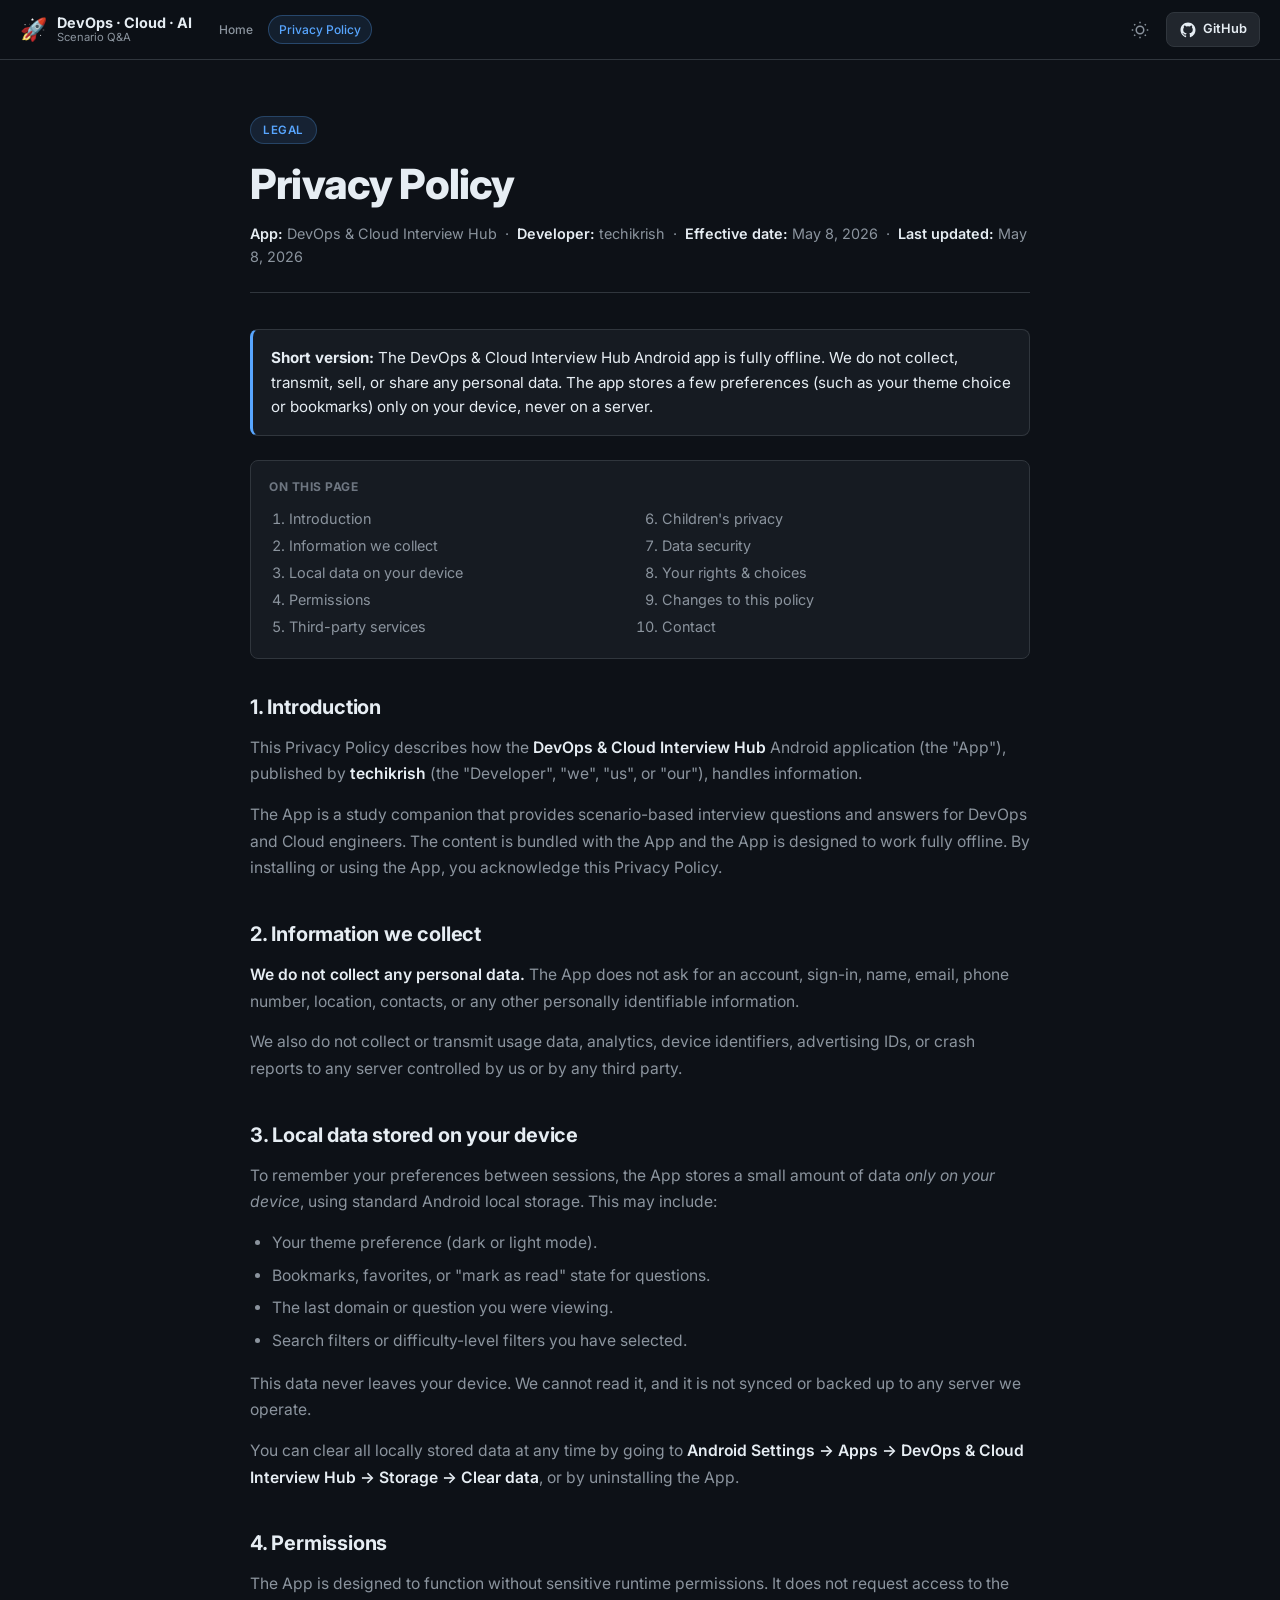
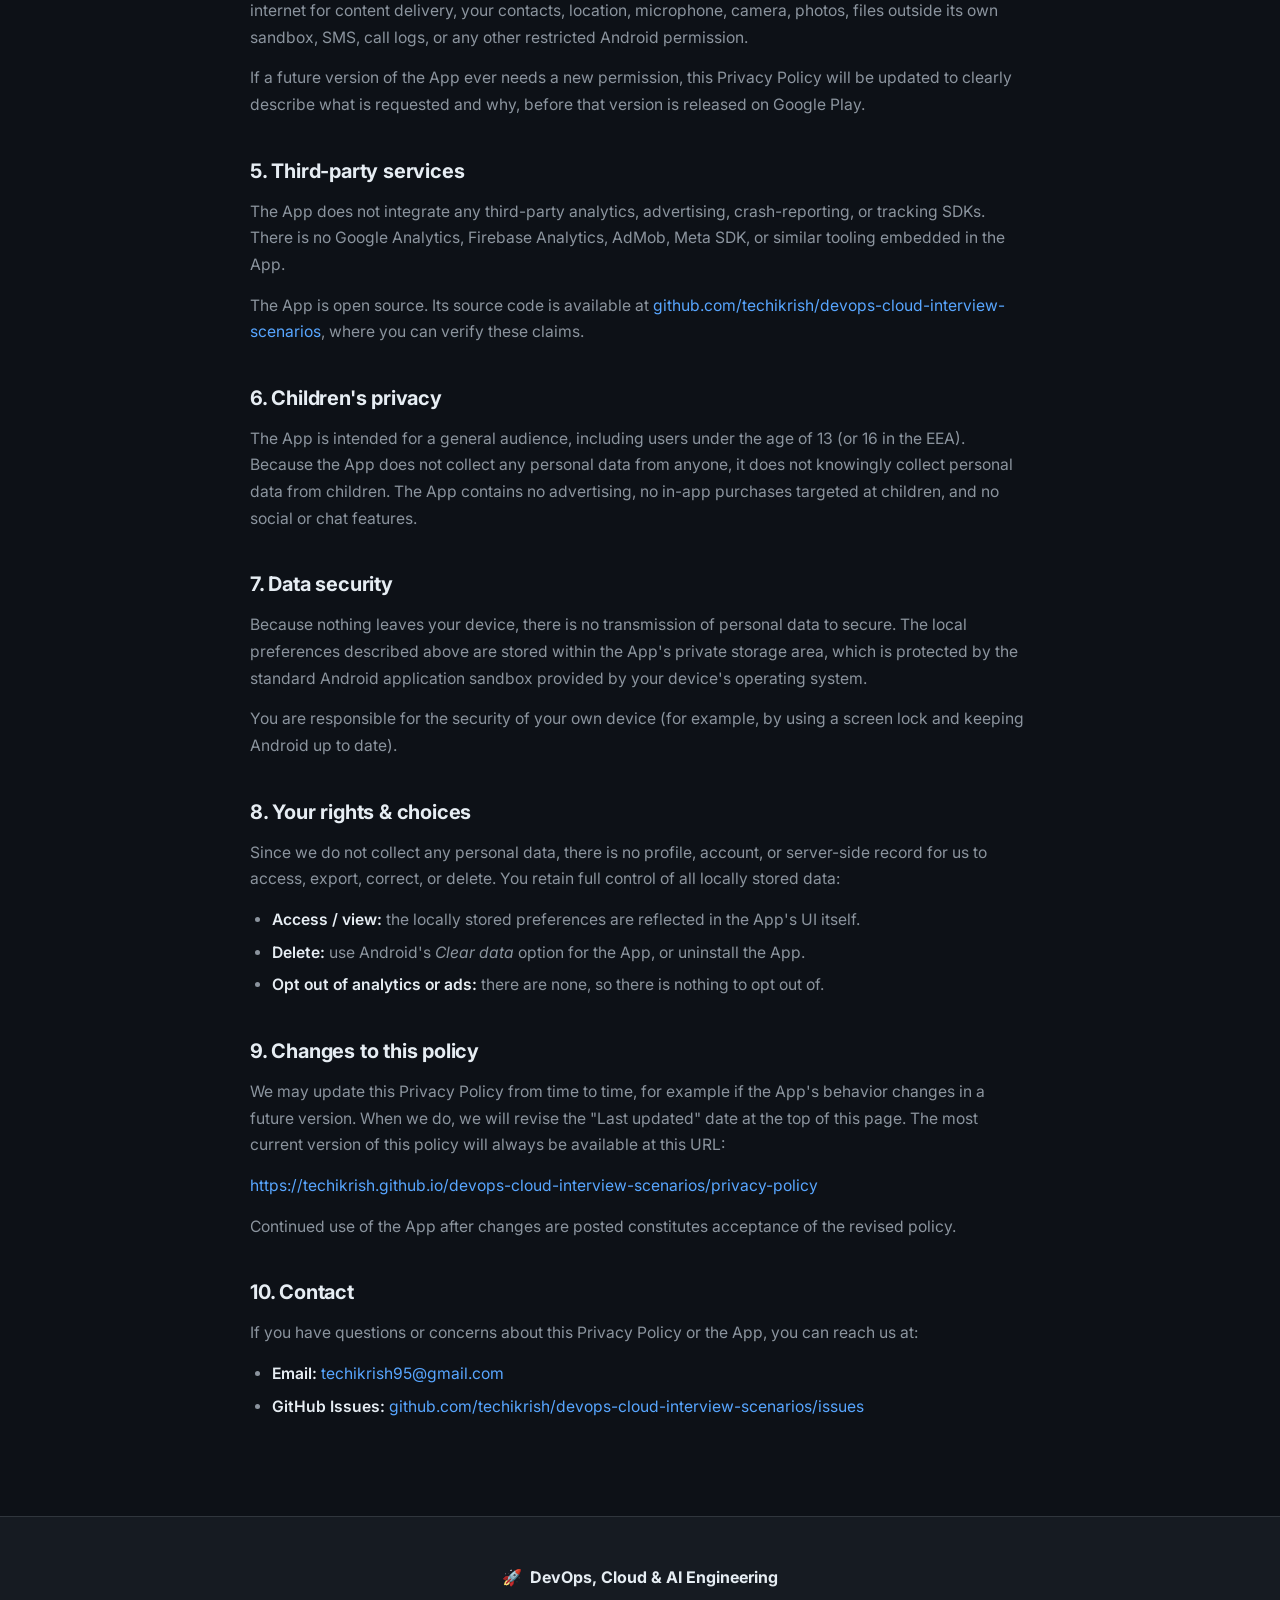
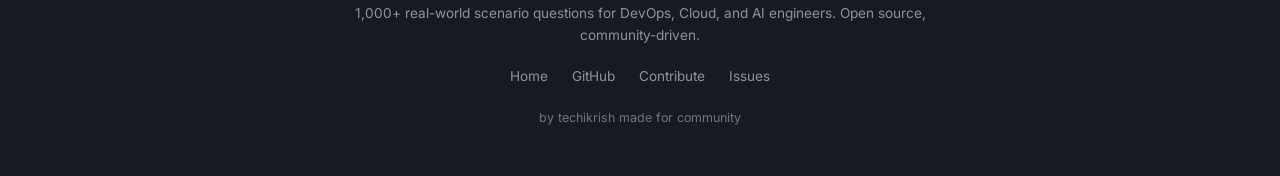
<file: docs/privacy-policy/index.html>
<!DOCTYPE html>
<html lang="en" data-theme="dark">
<head>
  <meta charset="UTF-8" />
  <meta name="viewport" content="width=device-width, initial-scale=1.0" />
  <title>Privacy Policy — DevOps & Cloud Interview Hub</title>
  <meta name="description" content="Privacy Policy for the DevOps & Cloud Interview Hub Android app — a fully offline app that does not collect, transmit, or share any personal data." />
  <meta name="robots" content="index,follow" />
  <link rel="canonical" href="https://techikrish.github.io/devops-cloud-interview-scenarios/privacy-policy/" />
  <link rel="preconnect" href="https://fonts.googleapis.com" />
  <link rel="preconnect" href="https://fonts.gstatic.com" crossorigin />
  <link href="https://fonts.googleapis.com/css2?family=Inter:wght@300;400;500;600;700;800&family=JetBrains+Mono:wght@400;500&display=swap" rel="stylesheet" />
  <link rel="stylesheet" href="../style.css" />
  <style>
    .policy-wrap {
      max-width: 820px;
      margin: 0 auto;
      padding: 56px 20px 80px;
    }
    .policy-eyebrow {
      display: inline-block;
      margin-bottom: 16px;
      padding: 4px 12px;
      border-radius: 99px;
      font-size: .72rem;
      font-weight: 600;
      background: rgba(88,166,255,.12);
      border: 1px solid rgba(88,166,255,.25);
      color: var(--accent);
      letter-spacing: .5px;
      text-transform: uppercase;
    }
    .policy-title {
      font-size: clamp(1.8rem, 4vw, 2.6rem);
      font-weight: 800;
      line-height: 1.2;
      letter-spacing: -.02em;
      margin-bottom: 12px;
    }
    .policy-meta {
      color: var(--text2);
      font-size: .9rem;
      margin-bottom: 36px;
      padding-bottom: 24px;
      border-bottom: 1px solid var(--border);
    }
    .policy-meta strong { color: var(--text); font-weight: 600; }
    .policy-article h2 {
      font-size: 1.25rem;
      font-weight: 700;
      margin-top: 36px;
      margin-bottom: 12px;
      color: var(--text);
      letter-spacing: -.01em;
    }
    .policy-article h2:first-child { margin-top: 0; }
    .policy-article p,
    .policy-article li {
      color: var(--text2);
      font-size: .98rem;
      line-height: 1.7;
    }
    .policy-article p { margin-bottom: 14px; }
    .policy-article ul {
      margin: 0 0 16px 22px;
      padding: 0;
    }
    .policy-article li { margin-bottom: 6px; }
    .policy-article strong { color: var(--text); font-weight: 600; }
    .policy-article a { color: var(--accent); }
    .policy-callout {
      background: var(--bg2);
      border: 1px solid var(--border);
      border-left: 3px solid var(--accent);
      border-radius: var(--radius-sm);
      padding: 16px 18px;
      margin: 18px 0 24px;
      color: var(--text);
      font-size: .95rem;
    }
    .policy-callout strong { color: var(--text); }
    .policy-toc {
      background: var(--bg2);
      border: 1px solid var(--border);
      border-radius: var(--radius-sm);
      padding: 16px 18px;
      margin-bottom: 32px;
    }
    .policy-toc-title {
      font-size: .75rem;
      font-weight: 700;
      text-transform: uppercase;
      letter-spacing: .5px;
      color: var(--text3);
      margin-bottom: 10px;
    }
    .policy-toc ol {
      margin: 0;
      padding-left: 20px;
      color: var(--text2);
      font-size: .9rem;
      columns: 2;
      column-gap: 24px;
    }
    .policy-toc li { margin-bottom: 4px; break-inside: avoid; }
    .policy-toc a { color: var(--text2); }
    .policy-toc a:hover { color: var(--accent); }
    @media (max-width: 600px) {
      .policy-toc ol { columns: 1; }
      .policy-wrap { padding: 32px 16px 60px; }
    }
  </style>
</head>
<body>

  <!-- ── HEADER ── -->
  <header class="site-header" id="site-header">
    <div class="header-inner">
      <a href="../" class="brand" style="text-decoration:none;color:inherit;">
        <span class="brand-icon">🚀</span>
        <div class="brand-text">
          <span class="brand-title">DevOps · Cloud · AI</span>
          <span class="brand-sub">Scenario Q&amp;A</span>
        </div>
      </a>

      <nav class="nav-domains" aria-label="Page navigation">
        <a class="nav-chip" href="../">Home</a>
        <a class="nav-chip active" href="./">Privacy Policy</a>
      </nav>

      <div class="header-actions">
        <button class="btn-icon" id="theme-toggle" aria-label="Toggle theme" title="Toggle dark/light mode">
          <svg class="icon-sun" width="18" height="18" viewBox="0 0 24 24" fill="none" stroke="currentColor" stroke-width="2"><circle cx="12" cy="12" r="5"/><path d="M12 1v2M12 21v2M4.22 4.22l1.42 1.42M18.36 18.36l1.42 1.42M1 12h2M21 12h2M4.22 19.78l1.42-1.42M18.36 5.64l1.42-1.42"/></svg>
          <svg class="icon-moon" width="18" height="18" viewBox="0 0 24 24" fill="none" stroke="currentColor" stroke-width="2"><path d="M21 12.79A9 9 0 1 1 11.21 3 7 7 0 0 0 21 12.79z"/></svg>
        </button>
        <a class="btn-github" href="https://github.com/techikrish/devops-cloud-interview-scenarios" target="_blank" rel="noopener" aria-label="View on GitHub">
          <svg width="18" height="18" viewBox="0 0 24 24" fill="currentColor"><path d="M12 2C6.477 2 2 6.484 2 12.017c0 4.425 2.865 8.18 6.839 9.504.5.092.682-.217.682-.483 0-.237-.008-.868-.013-1.703-2.782.605-3.369-1.343-3.369-1.343-.454-1.158-1.11-1.466-1.11-1.466-.908-.62.069-.608.069-.608 1.003.07 1.531 1.032 1.531 1.032.892 1.53 2.341 1.088 2.91.832.092-.647.35-1.088.636-1.338-2.22-.253-4.555-1.113-4.555-4.951 0-1.093.39-1.988 1.029-2.688-.103-.253-.446-1.272.098-2.65 0 0 .84-.27 2.75 1.026A9.564 9.564 0 0 1 12 6.844a9.59 9.59 0 0 1 2.504.337c1.909-1.296 2.747-1.027 2.747-1.027.546 1.379.202 2.398.1 2.651.64.7 1.028 1.595 1.028 2.688 0 3.848-2.339 4.695-4.566 4.943.359.309.678.92.678 1.855 0 1.338-.012 2.419-.012 2.747 0 .268.18.58.688.482A10.02 10.02 0 0 0 22 12.017C22 6.484 17.522 2 12 2z"/></svg>
          GitHub
        </a>
      </div>
    </div>
  </header>

  <main class="policy-wrap">
    <span class="policy-eyebrow">Legal</span>
    <h1 class="policy-title">Privacy Policy</h1>
    <p class="policy-meta">
      <strong>App:</strong> DevOps &amp; Cloud Interview Hub &nbsp;·&nbsp;
      <strong>Developer:</strong> techikrish &nbsp;·&nbsp;
      <strong>Effective date:</strong> May 8, 2026 &nbsp;·&nbsp;
      <strong>Last updated:</strong> May 8, 2026
    </p>

    <div class="policy-callout">
      <strong>Short version:</strong> The DevOps &amp; Cloud Interview Hub Android app is fully offline. We do not collect, transmit, sell, or share any personal data. The app stores a few preferences (such as your theme choice or bookmarks) only on your device, never on a server.
    </div>

    <nav class="policy-toc" aria-label="Table of contents">
      <div class="policy-toc-title">On this page</div>
      <ol>
        <li><a href="#introduction">Introduction</a></li>
        <li><a href="#information-we-collect">Information we collect</a></li>
        <li><a href="#local-data">Local data on your device</a></li>
        <li><a href="#permissions">Permissions</a></li>
        <li><a href="#third-party">Third-party services</a></li>
        <li><a href="#children">Children's privacy</a></li>
        <li><a href="#security">Data security</a></li>
        <li><a href="#your-rights">Your rights &amp; choices</a></li>
        <li><a href="#changes">Changes to this policy</a></li>
        <li><a href="#contact">Contact</a></li>
      </ol>
    </nav>

    <article class="policy-article">

      <h2 id="introduction">1. Introduction</h2>
      <p>
        This Privacy Policy describes how the <strong>DevOps &amp; Cloud Interview Hub</strong> Android application (the "App"), published by <strong>techikrish</strong> (the "Developer", "we", "us", or "our"), handles information.
      </p>
      <p>
        The App is a study companion that provides scenario-based interview questions and answers for DevOps and Cloud engineers. The content is bundled with the App and the App is designed to work fully offline. By installing or using the App, you acknowledge this Privacy Policy.
      </p>

      <h2 id="information-we-collect">2. Information we collect</h2>
      <p>
        <strong>We do not collect any personal data.</strong> The App does not ask for an account, sign-in, name, email, phone number, location, contacts, or any other personally identifiable information.
      </p>
      <p>
        We also do not collect or transmit usage data, analytics, device identifiers, advertising IDs, or crash reports to any server controlled by us or by any third party.
      </p>

      <h2 id="local-data">3. Local data stored on your device</h2>
      <p>
        To remember your preferences between sessions, the App stores a small amount of data <em>only on your device</em>, using standard Android local storage. This may include:
      </p>
      <ul>
        <li>Your theme preference (dark or light mode).</li>
        <li>Bookmarks, favorites, or "mark as read" state for questions.</li>
        <li>The last domain or question you were viewing.</li>
        <li>Search filters or difficulty-level filters you have selected.</li>
      </ul>
      <p>
        This data never leaves your device. We cannot read it, and it is not synced or backed up to any server we operate.
      </p>
      <p>
        You can clear all locally stored data at any time by going to <strong>Android Settings → Apps → DevOps &amp; Cloud Interview Hub → Storage → Clear data</strong>, or by uninstalling the App.
      </p>

      <h2 id="permissions">4. Permissions</h2>
      <p>
        The App is designed to function without sensitive runtime permissions. It does not request access to the internet for content delivery, your contacts, location, microphone, camera, photos, files outside its own sandbox, SMS, call logs, or any other restricted Android permission.
      </p>
      <p>
        If a future version of the App ever needs a new permission, this Privacy Policy will be updated to clearly describe what is requested and why, before that version is released on Google Play.
      </p>

      <h2 id="third-party">5. Third-party services</h2>
      <p>
        The App does not integrate any third-party analytics, advertising, crash-reporting, or tracking SDKs. There is no Google Analytics, Firebase Analytics, AdMob, Meta SDK, or similar tooling embedded in the App.
      </p>
      <p>
        The App is open source. Its source code is available at
        <a href="https://github.com/techikrish/devops-cloud-interview-scenarios" target="_blank" rel="noopener">github.com/techikrish/devops-cloud-interview-scenarios</a>, where you can verify these claims.
      </p>

      <h2 id="children">6. Children's privacy</h2>
      <p>
        The App is intended for a general audience, including users under the age of 13 (or 16 in the EEA). Because the App does not collect any personal data from anyone, it does not knowingly collect personal data from children. The App contains no advertising, no in-app purchases targeted at children, and no social or chat features.
      </p>

      <h2 id="security">7. Data security</h2>
      <p>
        Because nothing leaves your device, there is no transmission of personal data to secure. The local preferences described above are stored within the App's private storage area, which is protected by the standard Android application sandbox provided by your device's operating system.
      </p>
      <p>
        You are responsible for the security of your own device (for example, by using a screen lock and keeping Android up to date).
      </p>

      <h2 id="your-rights">8. Your rights &amp; choices</h2>
      <p>
        Since we do not collect any personal data, there is no profile, account, or server-side record for us to access, export, correct, or delete. You retain full control of all locally stored data:
      </p>
      <ul>
        <li><strong>Access / view:</strong> the locally stored preferences are reflected in the App's UI itself.</li>
        <li><strong>Delete:</strong> use Android's <em>Clear data</em> option for the App, or uninstall the App.</li>
        <li><strong>Opt out of analytics or ads:</strong> there are none, so there is nothing to opt out of.</li>
      </ul>

      <h2 id="changes">9. Changes to this policy</h2>
      <p>
        We may update this Privacy Policy from time to time, for example if the App's behavior changes in a future version. When we do, we will revise the "Last updated" date at the top of this page. The most current version of this policy will always be available at this URL:
      </p>
      <p>
        <a href="https://techikrish.github.io/devops-cloud-interview-scenarios/privacy-policy">https://techikrish.github.io/devops-cloud-interview-scenarios/privacy-policy</a>
      </p>
      <p>
        Continued use of the App after changes are posted constitutes acceptance of the revised policy.
      </p>

      <h2 id="contact">10. Contact</h2>
      <p>
        If you have questions or concerns about this Privacy Policy or the App, you can reach us at:
      </p>
      <ul>
        <li><strong>Email:</strong> <a href="mailto:techikrish95@gmail.com">techikrish95@gmail.com</a></li>
        <li><strong>GitHub Issues:</strong> <a href="https://github.com/techikrish/devops-cloud-interview-scenarios/issues" target="_blank" rel="noopener">github.com/techikrish/devops-cloud-interview-scenarios/issues</a></li>
      </ul>

    </article>
  </main>

  <!-- ── FOOTER ── -->
  <footer class="site-footer">
    <div class="footer-inner">
      <div class="footer-brand">
        <span>🚀</span>
        <span>DevOps, Cloud &amp; AI Engineering</span>
      </div>
      <p class="footer-desc">1,000+ real-world scenario questions for DevOps, Cloud, and AI engineers. Open source, community-driven.</p>
      <div class="footer-links">
        <a href="../">Home</a>
        <a href="https://github.com/techikrish/devops-cloud-interview-scenarios" target="_blank" rel="noopener">GitHub</a>
        <a href="https://github.com/techikrish/devops-cloud-interview-scenarios/blob/main/CONTRIBUTING.md" target="_blank" rel="noopener">Contribute</a>
        <a href="https://github.com/techikrish/devops-cloud-interview-scenarios/issues" target="_blank" rel="noopener">Issues</a>
      </div>
      <p class="footer-copy">by techikrish made for community</p>
    </div>
  </footer>

  <script>
    (function () {
      var saved = localStorage.getItem('theme') || 'dark';
      document.documentElement.dataset.theme = saved;
      var btn = document.getElementById('theme-toggle');
      if (btn) {
        btn.addEventListener('click', function () {
          var next = document.documentElement.dataset.theme === 'dark' ? 'light' : 'dark';
          document.documentElement.dataset.theme = next;
          localStorage.setItem('theme', next);
        });
      }
    })();
  </script>
</body>
</html>
</file>
<file: docs/style.css>
/* ── TOKENS ── */
:root {
  --bg: #0d1117;
  --bg2: #161b22;
  --bg3: #21262d;
  --border: #30363d;
  --text: #e6edf3;
  --text2: #8b949e;
  --text3: #6e7681;
  --accent: #58a6ff;
  --accent2: #1f6feb;
  --green: #3fb950;
  --orange: #e3b341;
  --red: #f85149;
  --purple: #a5a0ff;
  --cyan: #39d353;
  --card-bg: #161b22;
  --card-hover: #1c2128;
  --shadow: 0 8px 32px rgba(0,0,0,.4);
  --radius: 12px;
  --radius-sm: 8px;
  --header-h: 60px;
}

[data-theme="light"] {
  --bg: #f6f8fa;
  --bg2: #ffffff;
  --bg3: #f0f2f5;
  --border: #d0d7de;
  --text: #1f2328;
  --text2: #57606a;
  --text3: #8c959f;
  --accent: #0969da;
  --accent2: #0550ae;
  --card-bg: #ffffff;
  --card-hover: #f6f8fa;
  --shadow: 0 8px 32px rgba(0,0,0,.08);
}

/* ── RESET ── */
*, *::before, *::after { box-sizing: border-box; margin: 0; padding: 0; }
html { scroll-behavior: smooth; font-size: 16px; }
body {
  font-family: 'Inter', system-ui, sans-serif;
  background: var(--bg);
  color: var(--text);
  line-height: 1.6;
  min-height: 100vh;
  transition: background .25s, color .25s;
}
a { color: var(--accent); text-decoration: none; }
a:hover { text-decoration: underline; }
button { cursor: pointer; border: none; background: none; font-family: inherit; }
img { max-width: 100%; }
::-webkit-scrollbar { width: 6px; height: 6px; }
::-webkit-scrollbar-track { background: var(--bg); }
::-webkit-scrollbar-thumb { background: var(--border); border-radius: 99px; }

/* ── HEADER ── */
.site-header {
  position: sticky; top: 0; z-index: 100;
  height: var(--header-h);
  background: rgba(13,17,23,.85);
  backdrop-filter: blur(12px);
  border-bottom: 1px solid var(--border);
  transition: background .25s;
}
[data-theme="light"] .site-header {
  background: rgba(246,248,250,.9);
}
.header-inner {
  max-width: 1400px; margin: 0 auto;
  height: 100%; padding: 0 20px;
  display: flex; align-items: center; gap: 16px;
}
.brand { display: flex; align-items: center; gap: 10px; flex-shrink: 0; }
.brand-icon { font-size: 22px; }
.brand-text { display: flex; flex-direction: column; line-height: 1.2; }
.brand-title { font-weight: 700; font-size: .9rem; }
.brand-sub { font-size: .7rem; color: var(--text2); }

.nav-domains {
  display: flex; gap: 4px; flex: 1; overflow: hidden;
  flex-wrap: nowrap;
}
.nav-chip {
  padding: 4px 10px; border-radius: 99px; font-size: .75rem;
  font-weight: 500; color: var(--text2); background: transparent;
  border: 1px solid transparent; white-space: nowrap;
  transition: all .2s;
}
.nav-chip:hover { color: var(--text); background: var(--bg3); border-color: var(--border); }
.nav-chip.active { color: var(--accent); background: rgba(88,166,255,.1); border-color: rgba(88,166,255,.3); }

.header-actions { display: flex; align-items: center; gap: 8px; flex-shrink: 0; }
.btn-icon {
  width: 36px; height: 36px; border-radius: var(--radius-sm);
  display: grid; place-items: center; color: var(--text2);
  background: transparent; border: 1px solid transparent;
  transition: all .2s;
}
.btn-icon:hover { color: var(--text); background: var(--bg3); border-color: var(--border); }
[data-theme="dark"] .icon-moon { display: none; }
[data-theme="light"] .icon-sun { display: none; }

.btn-github {
  display: flex; align-items: center; gap: 6px;
  padding: 6px 12px; border-radius: var(--radius-sm);
  font-size: .8rem; font-weight: 600; color: var(--text);
  background: var(--bg3); border: 1px solid var(--border);
  transition: all .2s;
}
.btn-github:hover { background: var(--accent); color: #fff; border-color: var(--accent); text-decoration: none; }
.btn-github svg { flex-shrink: 0; }

/* ── SEARCH OVERLAY ── */
.search-overlay {
  position: fixed; inset: 0; z-index: 200;
  background: rgba(0,0,0,.7); backdrop-filter: blur(6px);
  display: flex; align-items: flex-start; justify-content: center;
  padding-top: 80px;
  opacity: 0; pointer-events: none;
  transition: opacity .2s;
}
.search-overlay.open { opacity: 1; pointer-events: all; }
.search-modal {
  width: min(680px, calc(100vw - 40px));
  background: var(--bg2); border: 1px solid var(--border);
  border-radius: 16px; overflow: hidden;
  box-shadow: 0 24px 80px rgba(0,0,0,.5);
  transform: translateY(-10px); transition: transform .2s;
}
.search-overlay.open .search-modal { transform: translateY(0); }
.search-input-wrap {
  display: flex; align-items: center; gap: 12px;
  padding: 16px 20px; border-bottom: 1px solid var(--border);
}
.search-input-wrap svg { color: var(--text3); flex-shrink: 0; }
#search-input {
  flex: 1; background: none; border: none; outline: none;
  font-family: inherit; font-size: 1rem; color: var(--text);
}
#search-input::placeholder { color: var(--text3); }
.search-esc {
  padding: 2px 7px; border-radius: 4px; font-size: .7rem;
  background: var(--bg3); border: 1px solid var(--border);
  color: var(--text2); font-family: inherit;
}
.search-filters {
  display: flex; gap: 8px; padding: 12px 20px;
  border-bottom: 1px solid var(--border); overflow-x: auto;
}
.filter-chip {
  padding: 4px 12px; border-radius: 99px; font-size: .75rem;
  font-weight: 500; color: var(--text2);
  background: var(--bg3); border: 1px solid var(--border);
  white-space: nowrap; transition: all .2s;
}
.filter-chip:hover { color: var(--text); }
.filter-chip.active { background: var(--accent); color: #fff; border-color: var(--accent); }
.search-results { max-height: 420px; overflow-y: auto; }
.search-empty { padding: 40px 20px; text-align: center; color: var(--text3); font-size: .9rem; }
.search-result-item {
  padding: 14px 20px; border-bottom: 1px solid var(--border);
  cursor: pointer; transition: background .15s;
}
.search-result-item:last-child { border-bottom: none; }
.search-result-item:hover { background: var(--bg3); }
.result-meta { display: flex; align-items: center; gap: 8px; margin-bottom: 4px; }
.result-domain {
  font-size: .7rem; font-weight: 600; padding: 2px 8px;
  border-radius: 99px; background: rgba(88,166,255,.15); color: var(--accent);
}
.result-level { font-size: .7rem; font-weight: 700; padding: 2px 7px; border-radius: 99px; }
.lvl-L1 { background: rgba(63,185,80,.15); color: var(--green); }
.lvl-L2 { background: rgba(227,179,65,.15); color: var(--orange); }
.lvl-L3 { background: rgba(248,81,73,.15); color: var(--red); }
.result-q { font-size: .88rem; color: var(--text); font-weight: 500; line-height: 1.4; }
.result-q mark { background: rgba(88,166,255,.25); color: var(--accent); border-radius: 2px; }
.result-count { padding: 10px 20px; font-size: .75rem; color: var(--text3); border-top: 1px solid var(--border); }

/* ── HERO ── */
.hero {
  position: relative; overflow: hidden;
  padding: 100px 20px 80px;
  text-align: center;
}
.hero-bg {
  position: absolute; inset: 0; z-index: 0;
  background:
    radial-gradient(ellipse 80% 60% at 50% -20%, rgba(88,166,255,.12) 0%, transparent 70%),
    radial-gradient(ellipse 60% 40% at 80% 80%, rgba(165,160,255,.08) 0%, transparent 60%);
}
.hero-content { position: relative; z-index: 1; max-width: 760px; margin: 0 auto; }
.hero-badge {
  display: inline-block; margin-bottom: 20px;
  padding: 4px 14px; border-radius: 99px; font-size: .75rem; font-weight: 600;
  background: rgba(88,166,255,.12); border: 1px solid rgba(88,166,255,.25); color: var(--accent);
  letter-spacing: .5px; text-transform: uppercase;
}
.hero-title {
  font-size: clamp(2rem, 5vw, 3.5rem); font-weight: 800;
  line-height: 1.15; letter-spacing: -.02em; margin-bottom: 20px;
}
.gradient-text {
  background: linear-gradient(135deg, #58a6ff 0%, #a5a0ff 50%, #3fb950 100%);
  -webkit-background-clip: text; -webkit-text-fill-color: transparent; background-clip: text;
}
.hero-desc {
  font-size: 1.05rem; color: var(--text2); max-width: 580px;
  margin: 0 auto 32px; line-height: 1.7;
}
.hero-cta { display: flex; gap: 12px; justify-content: center; flex-wrap: wrap; margin-bottom: 48px; }
.btn-primary {
  display: flex; align-items: center; gap: 8px;
  padding: 12px 24px; border-radius: var(--radius-sm);
  font-size: .9rem; font-weight: 600; color: #fff;
  background: var(--accent2);
  border: 1px solid var(--accent);
  transition: all .2s; box-shadow: 0 0 20px rgba(88,166,255,.2);
}
.btn-primary:hover { background: var(--accent); box-shadow: 0 0 30px rgba(88,166,255,.4); transform: translateY(-1px); }
.btn-outline {
  display: flex; align-items: center; gap: 8px;
  padding: 12px 24px; border-radius: var(--radius-sm);
  font-size: .9rem; font-weight: 600; color: var(--text);
  background: transparent; border: 1px solid var(--border);
  transition: all .2s;
}
.btn-outline:hover { background: var(--bg3); border-color: var(--text2); text-decoration: none; }
.hero-stats {
  display: flex; justify-content: center; gap: 48px; flex-wrap: wrap;
}
.stat { display: flex; flex-direction: column; align-items: center; }
.stat-num { font-size: 1.8rem; font-weight: 800; color: var(--accent); line-height: 1; }
.stat-label { font-size: .75rem; color: var(--text3); margin-top: 4px; text-transform: uppercase; letter-spacing: .5px; }

/* ── DOMAINS ── */
.domains-section { padding: 80px 20px; }
.section-inner { max-width: 1200px; margin: 0 auto; }
.section-title {
  font-size: clamp(1.5rem, 3vw, 2rem); font-weight: 700;
  text-align: center; margin-bottom: 8px;
}
.section-sub { text-align: center; color: var(--text2); margin-bottom: 48px; }
.domain-grid {
  display: grid;
  grid-template-columns: repeat(auto-fill, minmax(260px, 1fr));
  gap: 16px;
}
.domain-card {
  background: var(--card-bg); border: 1px solid var(--border);
  border-radius: var(--radius); padding: 24px;
  cursor: pointer; transition: all .25s;
  position: relative; overflow: hidden;
}
.domain-card::before {
  content: ''; position: absolute;
  top: 0; left: 0; right: 0; height: 3px;
  background: var(--card-accent, var(--accent));
  transform: scaleX(0); transform-origin: left;
  transition: transform .3s;
}
.domain-card:hover { transform: translateY(-3px); box-shadow: var(--shadow); background: var(--card-hover); border-color: var(--card-accent, var(--accent)); }
.domain-card:hover::before { transform: scaleX(1); }
.card-emoji { font-size: 2rem; margin-bottom: 12px; display: block; }
.card-title { font-size: 1rem; font-weight: 700; margin-bottom: 4px; }
.card-desc { font-size: .8rem; color: var(--text2); margin-bottom: 16px; line-height: 1.5; }
.card-meta { display: flex; align-items: center; justify-content: space-between; }
.card-count {
  font-size: .75rem; font-weight: 600; padding: 3px 10px;
  border-radius: 99px; background: var(--bg3); color: var(--text2);
}
.card-arrow { color: var(--text3); transition: transform .2s; }
.domain-card:hover .card-arrow { transform: translateX(4px); color: var(--card-accent, var(--accent)); }

/* ── Q&A SECTION ── */
.qa-section { min-height: calc(100vh - var(--header-h)); }
.qa-inner {
  display: grid;
  grid-template-columns: 300px 1fr;
  min-height: calc(100vh - var(--header-h));
}

/* sidebar */
.qa-sidebar {
  position: sticky; top: var(--header-h);
  height: calc(100vh - var(--header-h)); overflow-y: auto;
  background: var(--bg2); border-right: 1px solid var(--border);
  display: flex; flex-direction: column;
}
.sidebar-header { padding: 16px; border-bottom: 1px solid var(--border); }
.back-btn {
  display: flex; align-items: center; gap: 6px;
  font-size: .82rem; color: var(--text2); font-weight: 500;
  padding: 6px 8px; border-radius: var(--radius-sm);
  margin-bottom: 12px; transition: all .2s;
}
.back-btn:hover { color: var(--text); background: var(--bg3); }
.sidebar-domain-info { display: flex; align-items: center; gap: 10px; }
.sidebar-emoji { font-size: 1.5rem; }
.sidebar-domain-name { font-weight: 700; font-size: .95rem; }
.sidebar-domain-count { font-size: .75rem; color: var(--text2); }

.sidebar-search-wrap { padding: 12px 16px; border-bottom: 1px solid var(--border); }
.sidebar-search {
  width: 100%; padding: 8px 12px; border-radius: var(--radius-sm);
  background: var(--bg3); border: 1px solid var(--border);
  color: var(--text); font-family: inherit; font-size: .82rem; outline: none;
  transition: border-color .2s;
}
.sidebar-search:focus { border-color: var(--accent); }
.sidebar-search::placeholder { color: var(--text3); }

.level-filter {
  display: flex; gap: 6px; padding: 10px 16px;
  border-bottom: 1px solid var(--border);
}
.level-btn {
  flex: 1; padding: 5px; border-radius: var(--radius-sm); font-size: .75rem;
  font-weight: 600; color: var(--text2); background: var(--bg3);
  border: 1px solid var(--border); transition: all .2s;
}
.level-btn:hover { color: var(--text); }
.level-btn.active { background: var(--accent); color: #fff; border-color: var(--accent); }

.qa-toc { flex: 1; overflow-y: auto; padding: 8px; }
.toc-group { margin-bottom: 4px; }
.toc-group-label {
  font-size: .65rem; font-weight: 700; letter-spacing: .8px;
  text-transform: uppercase; color: var(--text3);
  padding: 8px 8px 4px;
}
.toc-item {
  display: flex; align-items: flex-start; gap: 8px;
  padding: 8px; border-radius: var(--radius-sm);
  cursor: pointer; transition: background .15s; width: 100%;
  text-align: left;
}
.toc-item:hover { background: var(--bg3); }
.toc-item.active { background: rgba(88,166,255,.1); }
.toc-qnum { font-size: .68rem; font-weight: 700; color: var(--text3); flex-shrink: 0; padding-top: 2px; }
.toc-q { font-size: .78rem; color: var(--text2); line-height: 1.35; }
.toc-item.active .toc-q { color: var(--accent); }
.toc-lvl { font-size: .62rem; font-weight: 700; padding: 1px 5px; border-radius: 4px; flex-shrink: 0; margin-left: auto; }
.toc-item.hidden { display: none; }

/* main content */
.qa-main { padding: 40px; max-width: 880px; }
.loading-state { display: flex; flex-direction: column; align-items: center; justify-content: center; gap: 16px; padding: 80px; color: var(--text2); }
.spinner {
  width: 36px; height: 36px; border: 3px solid var(--border);
  border-top-color: var(--accent); border-radius: 50%;
  animation: spin .7s linear infinite;
}
@keyframes spin { to { transform: rotate(360deg); } }

.domain-header { margin-bottom: 40px; padding-bottom: 24px; border-bottom: 1px solid var(--border); }
.domain-header h1 { font-size: 1.8rem; font-weight: 800; margin-bottom: 8px; }
.domain-header p { color: var(--text2); }
.level-legend { display: flex; gap: 16px; margin-top: 16px; flex-wrap: wrap; }
.legend-item { display: flex; align-items: center; gap: 6px; font-size: .78rem; color: var(--text2); }
.legend-dot { width: 8px; height: 8px; border-radius: 50%; }

/* Q&A cards */
.qa-group { margin-bottom: 48px; }
.qa-group-title {
  font-size: 1rem; font-weight: 700; margin-bottom: 20px;
  color: var(--text2); display: flex; align-items: center; gap: 10px;
}
.qa-group-title::after {
  content: ''; flex: 1; height: 1px; background: var(--border);
}
.qa-card {
  background: var(--card-bg); border: 1px solid var(--border);
  border-radius: var(--radius); margin-bottom: 16px;
  transition: border-color .2s;
  scroll-margin-top: calc(var(--header-h) + 20px);
}
.qa-card:hover { border-color: var(--text3); }
.qa-card-header {
  padding: 20px 24px; cursor: pointer;
  display: flex; align-items: flex-start; gap: 14px;
  user-select: none;
}
.qa-num {
  font-size: .7rem; font-weight: 700; color: var(--text3);
  flex-shrink: 0; padding-top: 3px; min-width: 28px;
  font-family: 'JetBrains Mono', monospace;
}
.qa-q-text { flex: 1; font-size: .95rem; font-weight: 600; line-height: 1.5; }
.qa-q-text mark { background: rgba(88,166,255,.2); color: var(--accent); border-radius: 2px; padding: 0 2px; }
.qa-meta { display: flex; align-items: center; gap: 8px; flex-shrink: 0; }
.qa-level { font-size: .68rem; font-weight: 700; padding: 3px 8px; border-radius: 99px; }
.qa-chevron { color: var(--text3); transition: transform .25s; flex-shrink: 0; }
.qa-card.open .qa-chevron { transform: rotate(180deg); }

.qa-body {
  max-height: 0; overflow: hidden;
  transition: max-height .35s cubic-bezier(0.4,0,0.2,1);
}
.qa-card.open .qa-body { max-height: 9999px; }
.qa-body-inner { padding: 0 24px 24px 66px; border-top: 1px solid var(--border); padding-top: 20px; }

/* interviewer note */
.interviewer-note {
  font-size: .8rem; color: var(--text3); font-style: italic;
  margin-bottom: 14px; padding: 8px 12px;
  background: var(--bg3); border-radius: var(--radius-sm);
  border-left: 3px solid var(--border);
}
.answer-content { font-size: .88rem; color: var(--text2); line-height: 1.8; }
.answer-content p { margin-bottom: 12px; }
.answer-content ul, .answer-content ol { margin: 10px 0 12px 20px; }
.answer-content li { margin-bottom: 6px; }
.answer-content strong { color: var(--text); font-weight: 600; }
.answer-content code {
  font-family: 'JetBrains Mono', monospace; font-size: .82em;
  background: var(--bg3); padding: 2px 6px; border-radius: 4px;
  color: var(--cyan);
}
.answer-content pre {
  background: #010409; border: 1px solid var(--border);
  border-radius: var(--radius-sm); padding: 16px; margin: 14px 0;
  overflow-x: auto;
}
.answer-content pre code {
  background: none; padding: 0; color: #e6edf3; font-size: .82rem; line-height: 1.6;
}
[data-theme="light"] .answer-content pre { background: #f6f8fa; }
[data-theme="light"] .answer-content pre code { color: #1f2328; }

/* rapid fire */
.rapid-fire .qa-card-header { padding: 14px 24px; }
.rapid-fire .qa-q-text { font-size: .88rem; }
.rapid-fire .qa-body-inner { padding: 0 24px 14px 66px; }
.rapid-fire .answer-content { font-size: .84rem; }

/* ── FOOTER ── */
.site-footer {
  border-top: 1px solid var(--border); padding: 48px 20px;
  background: var(--bg2); text-align: center;
}
.footer-inner { max-width: 600px; margin: 0 auto; }
.footer-brand {
  display: flex; align-items: center; justify-content: center;
  gap: 8px; font-weight: 700; font-size: 1rem; margin-bottom: 12px;
}
.footer-desc { color: var(--text2); font-size: .85rem; margin-bottom: 20px; }
.footer-links { display: flex; justify-content: center; gap: 24px; margin-bottom: 20px; }
.footer-links a { color: var(--text2); font-size: .85rem; }
.footer-links a:hover { color: var(--accent); }
.footer-copy { color: var(--text3); font-size: .78rem; }

/* ── RESPONSIVE ── */
@media (max-width: 900px) {
  .nav-domains { display: none; }
  .qa-inner { grid-template-columns: 1fr; }
  .qa-sidebar {
    position: fixed; top: var(--header-h); left: 0; right: 0;
    z-index: 50; transform: translateX(-100%);
    height: calc(100vh - var(--header-h));
    transition: transform .3s;
  }
  .qa-sidebar.open { transform: translateX(0); }
  .qa-main { padding: 24px 16px; }
  .qa-body-inner { padding-left: 24px; }
}
@media (max-width: 600px) {
  .hero { padding: 60px 16px 48px; }
  .hero-stats { gap: 24px; }
  .domain-grid { grid-template-columns: 1fr 1fr; }
  .domain-card { padding: 16px; }
  .card-emoji { font-size: 1.5rem; }
}
</file>
